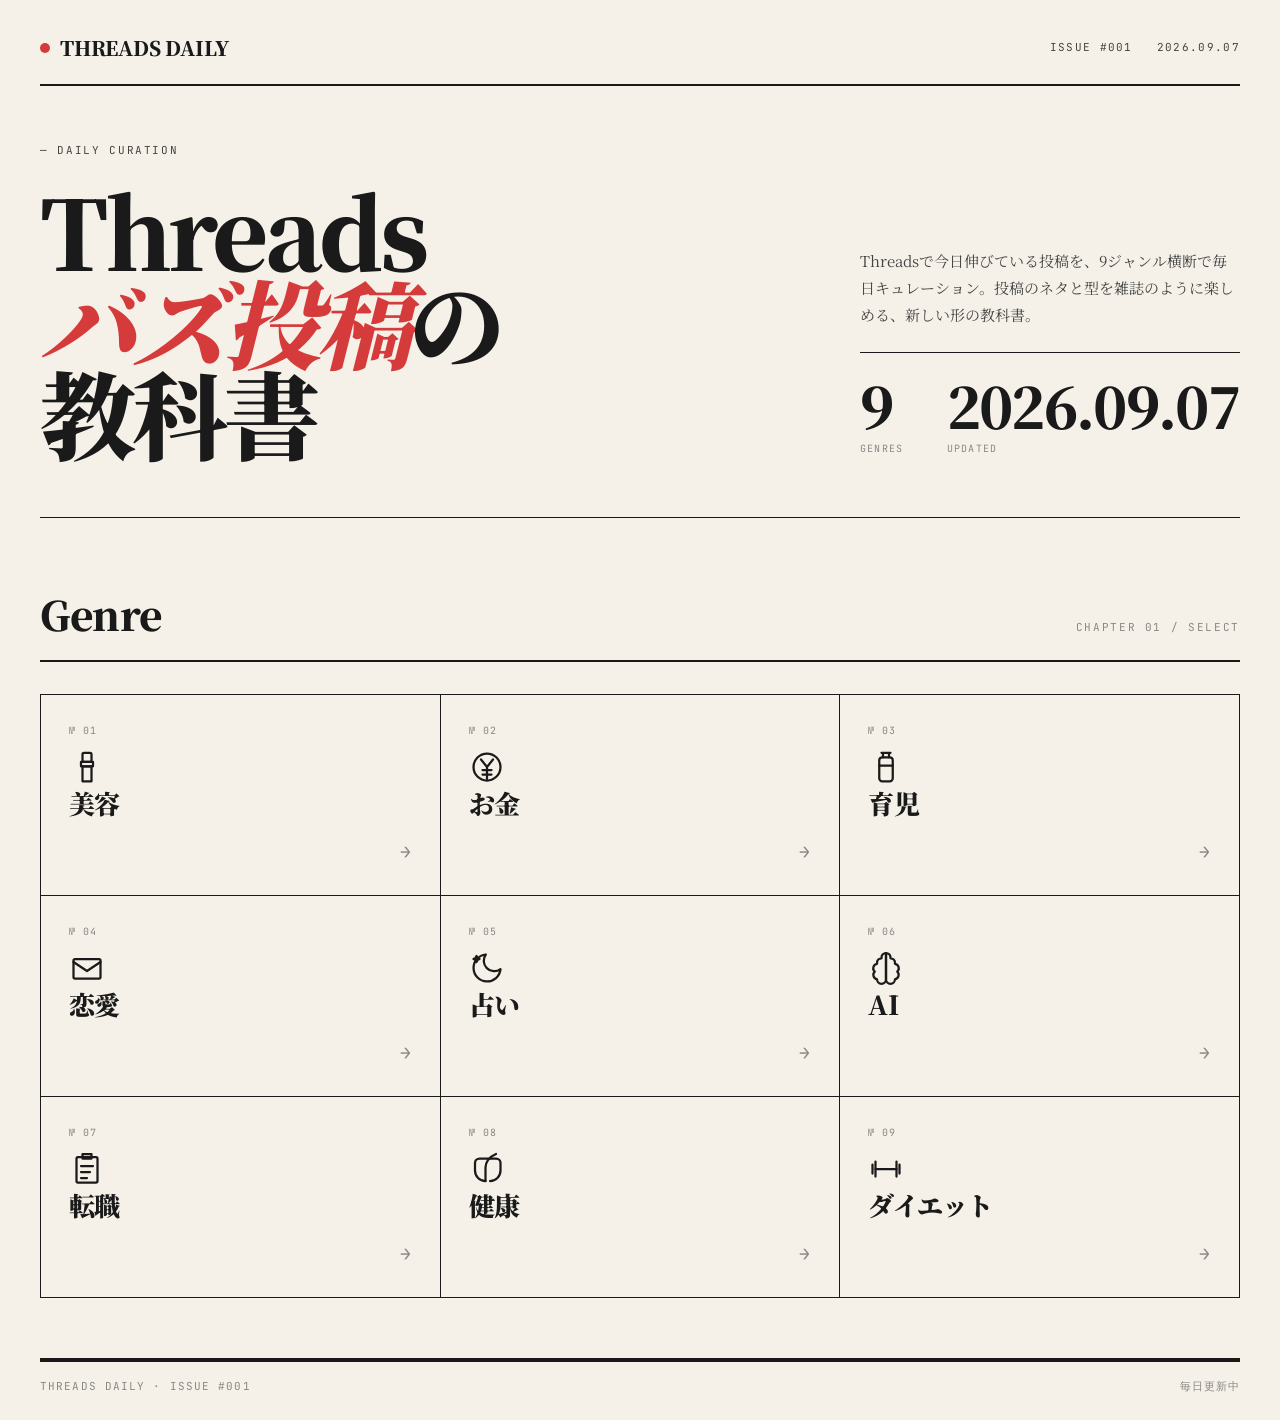
<file: site-b/index.html>
<!DOCTYPE html>
<html lang="ja">
<head>
<meta charset="UTF-8">
<meta name="viewport" content="width=device-width, initial-scale=1">
<title>Threadsバズ投稿の教科書</title>
<meta name="description" content="Threadsで伸びている投稿を毎日キュレーション">
<link rel="preconnect" href="https://fonts.googleapis.com">
<link rel="preconnect" href="https://fonts.gstatic.com" crossorigin>
<link href="https://fonts.googleapis.com/css2?family=Noto+Serif+JP:wght@400;700;900&family=Inter:wght@400;500;700;900&family=JetBrains+Mono:wght@400;500;700&display=swap" rel="stylesheet">
<link rel="stylesheet" href="style.css">
</head>
<body>

<div class="container">

  <!-- ナビゲーション -->
  <nav>
    <div class="logo" data-action="go-home">
      <span class="logo-dot"></span>
      <span>THREADS DAILY</span>
    </div>
    <div class="nav-meta">
      <span id="navIssue">Issue #001</span>
      <span id="navDate">2026.05.07</span>
    </div>
  </nav>

  <!-- ===== ビュー1：ホーム ===== -->
  <section class="view view-home active" data-view="home">
    <div class="hero">
      <div class="hero-left">
        <div class="issue-tag">— Daily Curation</div>
        <h1>Threads<br><em>バズ投稿</em>の<br>教科書</h1>
      </div>
      <div class="hero-right">
        <p>Threadsで今日伸びている投稿を、9ジャンル横断で毎日キュレーション。投稿のネタと型を雑誌のように楽しめる、新しい形の教科書。</p>
        <div class="hero-stats">
          <div>
            <div class="hs-num">9</div>
            <div class="hs-lab">Genres</div>
          </div>
          <div>
            <div class="hs-num" id="navDateLarge">—</div>
            <div class="hs-lab">Updated</div>
          </div>
        </div>
      </div>
    </div>

    <div class="section-head">
      <h2>Genre</h2>
      <span class="section-num">CHAPTER 01 / SELECT</span>
    </div>

    <div class="genre-grid" id="genreGrid">
      <!-- script.js が動的に挿入 -->
    </div>
  </section>

  <!-- ===== ビュー2：ジャンル詳細 ===== -->
  <section class="view view-genre-detail" data-view="genre-detail">
    <div class="detail-head">
      <button class="btn-back" data-action="go-home">← Back to Index</button>
      <div class="detail-meta">
        <div class="detail-num" id="genreDetailNum">CHAPTER 02</div>
        <h2 id="genreDetailTitle">ジャンル名</h2>
        <p id="genreDetailMeta"></p>
      </div>
    </div>

    <div class="post-list" id="postList">
      <!-- script.js が動的に挿入 -->
    </div>
  </section>

  <!-- ===== ビュー3：エラー ===== -->
  <section class="view view-error" data-view="error">
    <div class="error-panel">
      <div class="error-num">ERROR / 404</div>
      <h2>データを読み込めませんでした</h2>
      <p id="errorMessage"></p>
      <button class="btn-back" data-action="go-home">← Back to Index</button>
    </div>
  </section>

  <!-- フッター -->
  <footer>
    <div class="footer-line"></div>
    <div class="footer-content">
      <span>THREADS DAILY · Issue #001</span>
      <span>毎日更新中</span>
    </div>
  </footer>

  <!-- トースト通知 -->
  <div id="toast" class="toast"></div>

</div>

<script src="script.js"></script>
</body>
</html>
</file>
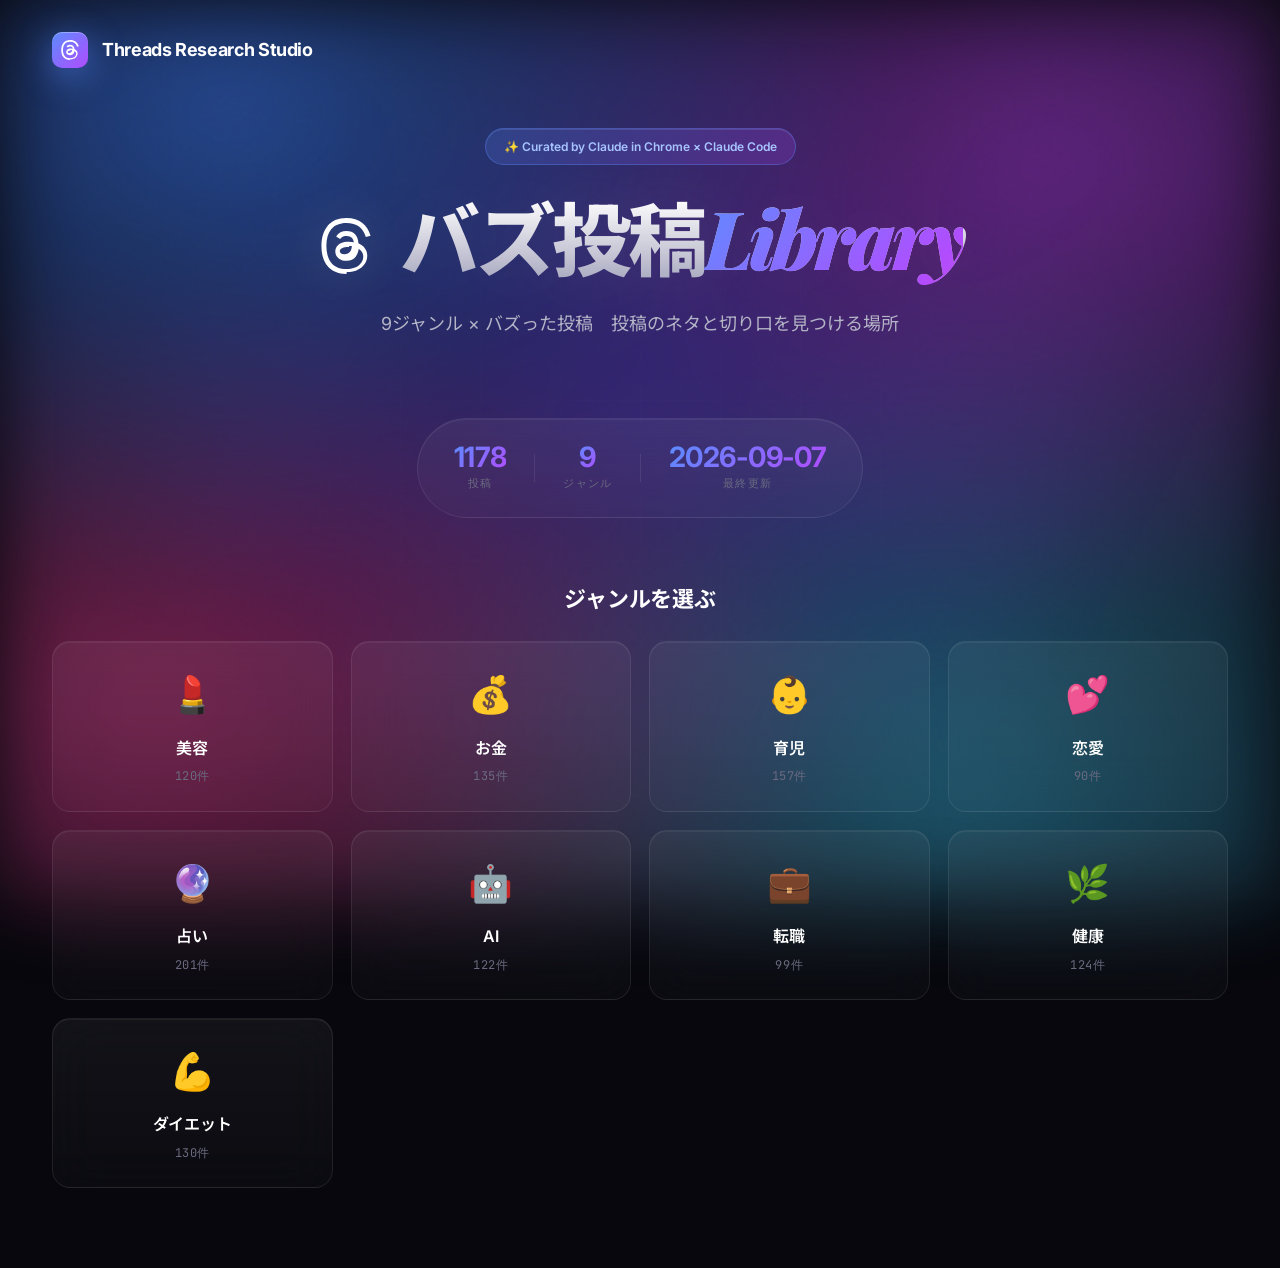
<file: site/index.html>
<!DOCTYPE html>
<html lang="ja">
<head>
<meta charset="UTF-8">
<meta name="viewport" content="width=device-width, initial-scale=1">
<title>Threads Research Studio</title>
<meta name="description" content="伸びてるThreads投稿のキュレーションサイト">
<link rel="preconnect" href="https://fonts.googleapis.com">
<link rel="preconnect" href="https://fonts.gstatic.com" crossorigin>
<link href="https://fonts.googleapis.com/css2?family=Inter:wght@400;500;600;700;800&family=Playfair+Display:ital,wght@0,700;0,900;1,700&family=JetBrains+Mono:wght@400;600&family=Noto+Sans+JP:wght@400;500;600;700;800&display=swap" rel="stylesheet">
<link rel="stylesheet" href="style.css">
</head>
<body>

<!-- 背景装飾 -->
<div class="mesh"></div>
<div class="grid-bg"></div>
<div class="grain"></div>

<div class="container">

  <!-- ナビゲーション -->
  <nav>
    <div class="logo" data-action="go-home">
      <div class="logo-mark">
        <svg viewBox="0 0 24 24" fill="currentColor" fill-rule="evenodd" aria-hidden="true">
          <path d="M12.186 24h-.007c-3.581-.024-6.334-1.205-8.184-3.509C2.35 18.44 1.5 15.586 1.472 12.01v-.017c.03-3.579.879-6.43 2.525-8.482C5.845 1.205 8.6.024 12.18 0h.014c2.746.02 5.043.725 6.826 2.098 1.677 1.29 2.858 3.13 3.509 5.467l-2.04.569c-1.104-3.96-3.898-5.984-8.304-6.015-2.91.022-5.11.936-6.54 2.717C4.307 6.504 3.616 8.914 3.589 12c.027 3.086.718 5.496 2.057 7.164 1.43 1.781 3.631 2.695 6.54 2.717 2.623-.02 4.358-.631 5.8-2.045 1.647-1.613 1.618-3.593 1.09-4.798-.31-.71-.873-1.3-1.634-1.75-.192 1.352-.622 2.446-1.284 3.272-.886 1.102-2.14 1.704-3.73 1.79-1.202.065-2.361-.218-3.259-.801-1.063-.689-1.685-1.74-1.752-2.964-.065-1.19.408-2.285 1.33-3.082.88-.76 2.119-1.207 3.583-1.291a13.853 13.853 0 0 1 3.02.142c-.126-.742-.375-1.332-.75-1.757-.513-.586-1.31-.883-2.367-.89h-.029c-.85 0-2.005.233-2.74 1.323l-1.692-1.143c.984-1.461 2.583-2.264 4.43-2.264h.04c3.085.018 4.923 1.912 5.107 5.225.105.044.21.09.31.138 1.405.66 2.434 1.66 2.978 2.892.757 1.715.827 4.512-1.45 6.78-1.738 1.733-3.85 2.49-6.84 2.51zm1.135-11.554c-.376 0-.741.012-1.094.03-1.789.1-2.926.916-2.873 1.78.058.871.93 1.323 2.213 1.234 1.18-.062 2.704-.508 2.961-3.473a10.0 10.0 0 0 0-1.207-.07z"/>
        </svg>
      </div>
      <span>Threads Research Studio</span>
    </div>
  </nav>

  <!-- ===== ビュー1：ホーム（ジャンル選択） ===== -->
  <section class="view view-home active" data-view="home">
    <div class="hero">
      <div class="eyebrow">✨ Curated by Claude in Chrome × Claude Code</div>
      <h1>
        <svg class="threads-icon-hero" viewBox="0 0 24 24" fill="currentColor" fill-rule="evenodd" aria-hidden="true">
          <path d="M12.186 24h-.007c-3.581-.024-6.334-1.205-8.184-3.509C2.35 18.44 1.5 15.586 1.472 12.01v-.017c.03-3.579.879-6.43 2.525-8.482C5.845 1.205 8.6.024 12.18 0h.014c2.746.02 5.043.725 6.826 2.098 1.677 1.29 2.858 3.13 3.509 5.467l-2.04.569c-1.104-3.96-3.898-5.984-8.304-6.015-2.91.022-5.11.936-6.54 2.717C4.307 6.504 3.616 8.914 3.589 12c.027 3.086.718 5.496 2.057 7.164 1.43 1.781 3.631 2.695 6.54 2.717 2.623-.02 4.358-.631 5.8-2.045 1.647-1.613 1.618-3.593 1.09-4.798-.31-.71-.873-1.3-1.634-1.75-.192 1.352-.622 2.446-1.284 3.272-.886 1.102-2.14 1.704-3.73 1.79-1.202.065-2.361-.218-3.259-.801-1.063-.689-1.685-1.74-1.752-2.964-.065-1.19.408-2.285 1.33-3.082.88-.76 2.119-1.207 3.583-1.291a13.853 13.853 0 0 1 3.02.142c-.126-.742-.375-1.332-.75-1.757-.513-.586-1.31-.883-2.367-.89h-.029c-.85 0-2.005.233-2.74 1.323l-1.692-1.143c.984-1.461 2.583-2.264 4.43-2.264h.04c3.085.018 4.923 1.912 5.107 5.225.105.044.21.09.31.138 1.405.66 2.434 1.66 2.978 2.892.757 1.715.827 4.512-1.45 6.78-1.738 1.733-3.85 2.49-6.84 2.51zm1.135-11.554c-.376 0-.741.012-1.094.03-1.789.1-2.926.916-2.873 1.78.058.871.93 1.323 2.213 1.234 1.18-.062 2.704-.508 2.961-3.473a10.0 10.0 0 0 0-1.207-.07z"/>
        </svg>
        バズ投稿<span class="accent">Library</span>
      </h1>
      <p>9ジャンル × バズった投稿　投稿のネタと切り口を見つける場所</p>
    </div>

    <!-- 統計 -->
    <div class="stats" id="stats">
      <div class="stat-item">
        <div class="stat-num" id="totalCount">0</div>
        <div class="stat-label">投稿</div>
      </div>
      <div class="stat-divider"></div>
      <div class="stat-item">
        <div class="stat-num" id="genreCount">0</div>
        <div class="stat-label">ジャンル</div>
      </div>
      <div class="stat-divider"></div>
      <div class="stat-item">
        <div class="stat-num" id="updatedAt">—</div>
        <div class="stat-label">最終更新</div>
      </div>
    </div>

    <!-- ジャンル選択 -->
    <h2 class="section-heading">ジャンルを選ぶ</h2>
    <div class="genre-grid" id="genreGrid">
      <!-- script.js が動的に挿入 -->
    </div>
  </section>

  <!-- ===== ビュー2：ジャンル詳細 ===== -->
  <section class="view view-genre-detail" data-view="genre-detail">
    <div class="view-head">
      <button class="btn-back" data-action="go-home">← 戻る</button>
      <div class="view-meta">
        <h2 id="genreDetailTitle">ジャンル名</h2>
        <p id="genreDetailMeta"></p>
      </div>
    </div>

    <div class="post-list" id="postList">
      <!-- script.js が動的に挿入 -->
    </div>
  </section>

  <!-- ===== ビュー3：エラー ===== -->
  <section class="view view-error" data-view="error">
    <div class="error-panel">
      <div class="error-icon">⚠️</div>
      <h2>エラーが発生しました</h2>
      <p id="errorMessage"></p>
      <div class="action-row">
        <button class="btn-secondary" data-action="go-home">ホームへ戻る</button>
      </div>
    </div>
  </section>

  <!-- トースト通知 -->
  <div id="toast" class="toast"></div>

</div>

<script src="script.js"></script>
</body>
</html>
</file>
<file: site-b/style.css>
/* ============================================
   Threadsバズ投稿の教科書 - Editorial Style
   ============================================ */

* { box-sizing: border-box; margin: 0; padding: 0; }

:root {
  --bg: #f5f1e8;
  --bg-2: #fff;
  --ink: #1a1a1a;
  --ink-2: #444;
  --ink-3: #888;
  --line: #1a1a1a;
  --accent: #d63b3b;
  --soft-line: #d4c8b8;
}

html, body { height: 100%; }

body {
  font-family: 'Noto Serif JP', 'Inter', serif;
  background: var(--bg);
  color: var(--ink);
  line-height: 1.6;
  -webkit-font-smoothing: antialiased;
}

.container {
  max-width: 1280px;
  margin: 0 auto;
  padding: 32px 40px 0;
  min-height: 100vh;
  display: flex;
  flex-direction: column;
}

/* ============================================
   ナビゲーション
   ============================================ */

nav {
  display: flex;
  justify-content: space-between;
  align-items: center;
  padding-bottom: 20px;
  border-bottom: 2px solid var(--ink);
  margin-bottom: 56px;
}

.logo {
  display: flex;
  align-items: center;
  gap: 10px;
  font-family: 'Noto Serif JP', serif;
  font-weight: 900;
  font-size: 20px;
  letter-spacing: -0.01em;
  cursor: pointer;
  user-select: none;
}

.logo-dot {
  display: inline-block;
  width: 10px;
  height: 10px;
  background: var(--accent);
  border-radius: 50%;
}

.nav-meta {
  display: flex;
  gap: 24px;
  font-family: 'JetBrains Mono', monospace;
  font-size: 11px;
  letter-spacing: 0.12em;
  color: var(--ink-2);
  text-transform: uppercase;
}

/* ============================================
   ビュー切り替え
   ============================================ */

.view {
  display: none;
  animation: fadeIn 0.4s ease;
}

.view.active {
  display: block;
}

@keyframes fadeIn {
  from { opacity: 0; transform: translateY(8px); }
  to { opacity: 1; transform: translateY(0); }
}

/* ============================================
   ヒーロー
   ============================================ */

.hero {
  display: grid;
  grid-template-columns: 1fr 380px;
  gap: 60px;
  margin-bottom: 64px;
  border-bottom: 1px solid var(--ink);
  padding-bottom: 60px;
}

.issue-tag {
  font-family: 'JetBrains Mono', monospace;
  font-size: 11px;
  letter-spacing: 0.15em;
  text-transform: uppercase;
  color: var(--ink-2);
  margin-bottom: 24px;
}

.hero h1 {
  font-family: 'Noto Serif JP', serif;
  font-size: 96px;
  font-weight: 900;
  line-height: 0.95;
  letter-spacing: -0.04em;
  color: var(--ink);
}

.hero h1 em {
  font-style: italic;
  color: var(--accent);
  font-weight: 900;
}

.hero-right {
  display: flex;
  flex-direction: column;
  justify-content: flex-end;
}

.hero-right p {
  font-size: 15px;
  line-height: 1.8;
  margin-bottom: 24px;
  color: var(--ink-2);
}

.hero-stats {
  border-top: 1px solid var(--ink);
  padding-top: 24px;
  display: grid;
  grid-template-columns: 1fr 1fr;
  gap: 20px;
}

.hs-num {
  font-family: 'Noto Serif JP', serif;
  font-size: 56px;
  font-weight: 900;
  line-height: 1;
  letter-spacing: -0.03em;
}

.hs-lab {
  font-family: 'JetBrains Mono', monospace;
  font-size: 10px;
  text-transform: uppercase;
  letter-spacing: 0.12em;
  color: var(--ink-3);
  margin-top: 8px;
}

/* ============================================
   セクション見出し
   ============================================ */

.section-head {
  display: flex;
  align-items: baseline;
  justify-content: space-between;
  border-bottom: 2px solid var(--ink);
  padding-bottom: 14px;
  margin-bottom: 32px;
}

.section-head h2 {
  font-family: 'Noto Serif JP', serif;
  font-size: 40px;
  font-weight: 900;
  letter-spacing: -0.02em;
}

.section-num {
  font-family: 'JetBrains Mono', monospace;
  font-size: 11px;
  letter-spacing: 0.15em;
  color: var(--ink-3);
  text-transform: uppercase;
}

/* ============================================
   ジャンルグリッド
   ============================================ */

.genre-grid {
  display: grid;
  grid-template-columns: repeat(3, 1fr);
  gap: 1px;
  background: var(--ink);
  border: 1px solid var(--ink);
}

.genre-card {
  background: var(--bg);
  padding: 28px;
  cursor: pointer;
  transition: all 0.2s;
  display: flex;
  flex-direction: column;
  justify-content: space-between;
  min-height: 200px;
  position: relative;
}

.genre-card:hover {
  background: var(--ink);
  color: var(--bg);
}

.genre-card.empty {
  opacity: 0.4;
  cursor: not-allowed;
}

.genre-card.empty:hover {
  background: var(--bg);
  color: var(--ink);
}

.genre-num {
  font-family: 'JetBrains Mono', monospace;
  font-size: 10px;
  letter-spacing: 0.1em;
  color: var(--ink-3);
  margin-bottom: 6px;
}

.genre-card:hover .genre-num {
  color: var(--ink-3);
}

.genre-icon {
  font-size: 36px;
  margin-bottom: auto;
  display: flex;
  align-items: center;
  height: 44px;
}

.genre-icon svg {
  width: 36px;
  height: 36px;
  color: var(--ink);
}

.genre-card:hover .genre-icon svg {
  color: var(--bg);
}

.genre-name {
  font-family: 'Noto Serif JP', serif;
  font-size: 26px;
  font-weight: 900;
  letter-spacing: -0.02em;
  line-height: 1.1;
  margin-bottom: 6px;
}

.genre-count {
  font-family: 'JetBrains Mono', monospace;
  font-size: 18px;
  color: var(--ink-3);
  letter-spacing: 0.05em;
  margin-top: auto;
  padding-top: 14px;
  text-align: right;
}

.genre-card:hover .genre-count {
  color: rgba(245, 241, 232, 0.6);
}

/* ============================================
   詳細ビュー
   ============================================ */

.detail-head {
  margin-bottom: 48px;
  padding-bottom: 28px;
  border-bottom: 2px solid var(--ink);
}

.btn-back {
  background: none;
  border: none;
  color: var(--ink);
  font-family: 'JetBrains Mono', monospace;
  font-size: 12px;
  letter-spacing: 0.08em;
  cursor: pointer;
  padding: 0;
  margin-bottom: 24px;
  text-transform: uppercase;
  border-bottom: 1px solid transparent;
  transition: border-color 0.2s;
}

.btn-back:hover {
  border-bottom-color: var(--ink);
}

.detail-num {
  font-family: 'JetBrains Mono', monospace;
  font-size: 11px;
  letter-spacing: 0.15em;
  color: var(--ink-3);
  text-transform: uppercase;
  margin-bottom: 14px;
}

.detail-meta h2 {
  font-family: 'Noto Serif JP', serif;
  font-size: 64px;
  font-weight: 900;
  letter-spacing: -0.03em;
  line-height: 1;
  margin-bottom: 8px;
}

.detail-meta p {
  font-family: 'JetBrains Mono', monospace;
  font-size: 12px;
  color: var(--ink-3);
  letter-spacing: 0.05em;
}

/* ============================================
   投稿リスト（記事風）
   ============================================ */

.post-list {
  display: flex;
  flex-direction: column;
}

.post-card {
  padding: 36px 0;
  border-bottom: 1px solid var(--soft-line);
  transition: opacity 0.2s;
}

.post-card:last-child {
  border-bottom: none;
}

.post-meta {
  display: flex;
  align-items: baseline;
  gap: 14px;
  margin-bottom: 16px;
  flex-wrap: wrap;
}

.post-num {
  font-family: 'JetBrains Mono', monospace;
  font-size: 11px;
  color: var(--ink-3);
  letter-spacing: 0.1em;
}

.post-author {
  font-family: 'Noto Serif JP', serif;
  font-weight: 700;
  font-size: 17px;
  color: var(--accent);
  text-decoration: none;
}

.post-author:hover {
  text-decoration: underline;
}

.post-tags {
  display: flex;
  gap: 12px;
  margin-left: auto;
  align-items: baseline;
}

.post-tag {
  font-family: 'JetBrains Mono', monospace;
  font-size: 11px;
  color: var(--ink-3);
  letter-spacing: 0.05em;
}

.post-tag.likes {
  color: var(--accent);
  font-weight: 700;
}

.post-text {
  font-size: 16px;
  line-height: 1.85;
  color: var(--ink);
  white-space: pre-wrap;
  margin-bottom: 20px;
  word-break: break-word;
  font-family: 'Noto Serif JP', serif;
}

.post-actions {
  display: flex;
  gap: 24px;
  font-family: 'JetBrains Mono', monospace;
  font-size: 11px;
  letter-spacing: 0.08em;
  text-transform: uppercase;
}

.post-actions a,
.post-actions button {
  background: none;
  border: none;
  color: var(--ink);
  cursor: pointer;
  text-decoration: none;
  padding: 0;
  font-family: inherit;
  font-size: inherit;
  letter-spacing: inherit;
  text-transform: inherit;
  border-bottom: 1px solid var(--ink);
  transition: color 0.2s, border-color 0.2s;
  display: inline-flex;
  align-items: center;
  gap: 6px;
}

.post-actions a:hover,
.post-actions button:hover {
  color: var(--accent);
  border-bottom-color: var(--accent);
}

.threads-icon-sm {
  width: 12px;
  height: 12px;
  vertical-align: middle;
}

/* ============================================
   エラー
   ============================================ */

.error-panel {
  text-align: center;
  padding: 80px 20px;
  border-top: 2px solid var(--ink);
  border-bottom: 2px solid var(--ink);
  margin: 40px 0;
}

.error-num {
  font-family: 'JetBrains Mono', monospace;
  font-size: 12px;
  letter-spacing: 0.15em;
  color: var(--accent);
  margin-bottom: 16px;
}

.error-panel h2 {
  font-family: 'Noto Serif JP', serif;
  font-size: 36px;
  font-weight: 900;
  margin-bottom: 16px;
}

.error-panel p {
  color: var(--ink-2);
  margin-bottom: 28px;
  font-family: 'JetBrains Mono', monospace;
  font-size: 12px;
}

/* ============================================
   フッター
   ============================================ */

footer {
  margin-top: auto;
  padding-top: 60px;
}

.footer-line {
  height: 4px;
  background: var(--ink);
  margin-bottom: 16px;
}

.footer-content {
  display: flex;
  justify-content: space-between;
  font-family: 'JetBrains Mono', monospace;
  font-size: 11px;
  letter-spacing: 0.1em;
  color: var(--ink-3);
  text-transform: uppercase;
  padding-bottom: 24px;
}

/* ============================================
   トースト
   ============================================ */

.toast {
  position: fixed;
  bottom: 30px;
  left: 50%;
  transform: translateX(-50%) translateY(100px);
  padding: 14px 28px;
  background: var(--ink);
  color: var(--bg);
  font-family: 'JetBrains Mono', monospace;
  font-size: 12px;
  letter-spacing: 0.05em;
  z-index: 1000;
  opacity: 0;
  transition: all 0.3s ease;
  pointer-events: none;
}

.toast.show {
  opacity: 1;
  transform: translateX(-50%) translateY(0);
}

/* ============================================
   レスポンシブ
   ============================================ */

@media (max-width: 880px) {
  .container { padding: 24px 20px 0; }
  .hero { grid-template-columns: 1fr; gap: 40px; }
  .hero h1 { font-size: 56px; }
  .genre-grid { grid-template-columns: repeat(2, 1fr); }
  .detail-meta h2 { font-size: 40px; }
  .post-text { font-size: 15px; }
  .nav-meta { font-size: 10px; gap: 14px; }
}
</file>
<file: site/style.css>
/* ============================================
   Threads Research Studio - スタイル
   C案ベース：ダーク × メッシュグラデ × Playfair Italic
   ============================================ */

* { box-sizing: border-box; margin: 0; padding: 0; }

:root {
  --bg: #07070d;
  --text: #fff;
  --text-2: #b4b4c7;
  --text-3: #6b6b80;
  --border: rgba(255, 255, 255, 0.08);
  --border-hover: rgba(255, 255, 255, 0.18);
  --blue: #5b8cff;
  --purple: #b14cff;
  --pink: #ff4c8d;
  --cyan: #4ccfff;
  --success: #4ade80;
  --warning: #ffb84c;
  --danger: #ff4c4c;
}

html, body { height: 100%; }

body {
  font-family: 'Inter', 'Noto Sans JP', -apple-system, sans-serif;
  background: var(--bg);
  color: var(--text);
  line-height: 1.6;
  -webkit-font-smoothing: antialiased;
  overflow-x: hidden;
}

/* ============================================
   背景装飾
   ============================================ */

.mesh {
  position: fixed;
  inset: 0;
  z-index: 0;
  pointer-events: none;
  background:
    radial-gradient(at 18% 12%, hsla(220, 90%, 60%, 0.55) 0px, transparent 45%),
    radial-gradient(at 82% 18%, hsla(280, 85%, 60%, 0.5) 0px, transparent 45%),
    radial-gradient(at 12% 78%, hsla(330, 90%, 60%, 0.45) 0px, transparent 45%),
    radial-gradient(at 75% 85%, hsla(195, 90%, 60%, 0.4) 0px, transparent 50%),
    radial-gradient(at 50% 50%, hsla(260, 80%, 50%, 0.3) 0px, transparent 60%);
  filter: blur(40px);
  animation: meshFlow 20s ease-in-out infinite alternate;
}

@keyframes meshFlow {
  0% { transform: scale(1) rotate(0deg); }
  100% { transform: scale(1.1) rotate(2deg); }
}

.grain {
  position: fixed;
  inset: 0;
  z-index: 1;
  pointer-events: none;
  opacity: 0.06;
  mix-blend-mode: overlay;
  background-image: url("data:image/svg+xml,%3Csvg viewBox='0 0 200 200' xmlns='http://www.w3.org/2000/svg'%3E%3Cfilter id='n'%3E%3CfeTurbulence type='fractalNoise' baseFrequency='0.9'/%3E%3C/filter%3E%3Crect width='100%25' height='100%25' filter='url(%23n)'/%3E%3C/svg%3E");
}

.grid-bg {
  position: fixed;
  inset: 0;
  z-index: 1;
  pointer-events: none;
  opacity: 0.025;
  background-image:
    linear-gradient(rgba(255, 255, 255, 0.5) 1px, transparent 1px),
    linear-gradient(90deg, rgba(255, 255, 255, 0.5) 1px, transparent 1px);
  background-size: 80px 80px;
  mask-image: radial-gradient(ellipse at center, #000 0%, transparent 75%);
}

.container {
  position: relative;
  z-index: 3;
  max-width: 1240px;
  margin: 0 auto;
  padding: 32px 32px 80px;
}

/* ============================================
   Threadsアイコン
   ============================================ */

.logo-mark svg {
  width: 20px;
  height: 20px;
  color: #fff;
}

.threads-icon-hero {
  width: 56px;
  height: 56px;
  vertical-align: middle;
  margin-right: 14px;
  margin-bottom: 8px;
  color: #fff;
  filter: drop-shadow(0 0 24px rgba(255, 255, 255, 0.2));
}

.threads-icon-sm {
  width: 14px;
  height: 14px;
  vertical-align: middle;
  margin-right: 4px;
  color: currentColor;
}

/* ============================================
   ナビゲーション
   ============================================ */

nav {
  display: flex;
  justify-content: space-between;
  align-items: center;
  margin-bottom: 60px;
}

.logo {
  display: flex;
  align-items: center;
  gap: 14px;
  font-weight: 700;
  font-size: 18px;
  letter-spacing: -0.02em;
  cursor: pointer;
  user-select: none;
}

.logo-mark {
  width: 36px;
  height: 36px;
  border-radius: 10px;
  background: linear-gradient(135deg, var(--blue), var(--purple));
  display: flex;
  align-items: center;
  justify-content: center;
  color: #fff;
  font-size: 18px;
  box-shadow: 0 8px 32px rgba(91, 140, 255, 0.5),
              inset 0 1px 0 rgba(255, 255, 255, 0.3);
}

.nav-right {
  display: flex;
  align-items: center;
  gap: 12px;
}

.status {
  display: flex;
  align-items: center;
  gap: 10px;
  padding: 10px 16px;
  background: rgba(255, 255, 255, 0.04);
  border: 1px solid var(--border);
  border-radius: 100px;
  font-size: 12px;
  color: var(--text-2);
  backdrop-filter: blur(20px);
  box-shadow: inset 0 1px 0 rgba(255, 255, 255, 0.05);
}

.pulse {
  width: 6px;
  height: 6px;
  background: var(--success);
  border-radius: 50%;
  box-shadow: 0 0 12px var(--success);
  animation: pulse 2s infinite;
}

@keyframes pulse {
  0%, 100% { opacity: 1; }
  50% { opacity: 0.4; }
}

.btn-shutdown {
  width: 38px;
  height: 38px;
  border-radius: 50%;
  background: rgba(255, 255, 255, 0.04);
  border: 1px solid var(--border);
  color: var(--text-2);
  font-size: 14px;
  cursor: pointer;
  transition: all 0.2s;
  display: flex;
  align-items: center;
  justify-content: center;
}

.btn-shutdown:hover {
  background: rgba(255, 76, 76, 0.15);
  border-color: var(--danger);
  color: var(--danger);
}

/* ============================================
   ビュー切り替え
   ============================================ */

.view {
  display: none;
  animation: fadeIn 0.4s ease;
}

.view.active {
  display: block;
}

@keyframes fadeIn {
  from { opacity: 0; transform: translateY(8px); }
  to { opacity: 1; transform: translateY(0); }
}

/* ============================================
   ヒーロー（ホーム画面）
   ============================================ */

.hero {
  margin-bottom: 80px;
  text-align: center;
}

.eyebrow {
  display: inline-flex;
  align-items: center;
  gap: 10px;
  padding: 8px 18px;
  background: linear-gradient(135deg, rgba(91, 140, 255, 0.2), rgba(177, 76, 255, 0.2));
  border: 1px solid rgba(91, 140, 255, 0.35);
  border-radius: 100px;
  font-size: 12px;
  font-weight: 600;
  color: #a8c5ff;
  margin-bottom: 32px;
  backdrop-filter: blur(20px);
  box-shadow: inset 0 1px 0 rgba(255, 255, 255, 0.1);
}

.hero h1 {
  font-family: 'Inter', 'Noto Sans JP', sans-serif;
  font-size: 80px;
  font-weight: 800;
  line-height: 1.0;
  letter-spacing: -0.05em;
  margin-bottom: 28px;
  background: linear-gradient(180deg, #fff 0%, #a8a8c0 100%);
  -webkit-background-clip: text;
  background-clip: text;
  -webkit-text-fill-color: transparent;
  text-shadow: 0 0 80px rgba(255, 255, 255, 0.1);
}

.hero h1 .accent {
  font-family: 'Playfair Display', serif;
  font-style: italic;
  font-weight: 900;
  background: linear-gradient(135deg, var(--blue) 0%, var(--purple) 50%, var(--pink) 100%);
  background-size: 200% auto;
  -webkit-background-clip: text;
  background-clip: text;
  -webkit-text-fill-color: transparent;
  animation: flow 6s ease-in-out infinite;
}

@keyframes flow {
  0%, 100% { background-position: 0% center; }
  50% { background-position: 100% center; }
}

.hero p {
  font-size: 18px;
  color: var(--text-2);
  max-width: 600px;
  margin: 0 auto;
}

/* ============================================
   統計バー（ホーム画面）
   ============================================ */

.stats {
  display: flex;
  align-items: center;
  justify-content: center;
  gap: 28px;
  margin: 0 auto 64px;
  padding: 24px 36px;
  background: linear-gradient(180deg, rgba(255, 255, 255, 0.05), rgba(255, 255, 255, 0.02));
  border: 1px solid var(--border);
  border-radius: 100px;
  backdrop-filter: blur(20px);
  width: fit-content;
  box-shadow: inset 0 1px 0 rgba(255, 255, 255, 0.06);
}

.stat-item {
  display: flex;
  flex-direction: column;
  align-items: center;
  gap: 4px;
}

.stat-num {
  font-family: 'Inter', monospace;
  font-size: 28px;
  font-weight: 700;
  letter-spacing: -0.02em;
  background: linear-gradient(135deg, var(--blue), var(--purple));
  -webkit-background-clip: text;
  background-clip: text;
  -webkit-text-fill-color: transparent;
  line-height: 1;
}

.stat-label {
  font-size: 11px;
  color: var(--text-3);
  text-transform: uppercase;
  letter-spacing: 0.1em;
  font-family: 'JetBrains Mono', monospace;
}

.stat-divider {
  width: 1px;
  height: 28px;
  background: var(--border);
}

.section-heading {
  font-size: 22px;
  font-weight: 700;
  margin-bottom: 24px;
  text-align: center;
  letter-spacing: -0.01em;
}

/* ============================================
   ジャンルカード追加スタイル
   ============================================ */

.genre-card .genre-count {
  font-size: 12px;
  color: var(--text-3);
  margin-top: 6px;
  font-family: 'JetBrains Mono', monospace;
  letter-spacing: 0.05em;
}

.genre-card.empty {
  opacity: 0.5;
}

.genre-card.empty:hover {
  transform: none;
  box-shadow: inset 0 1px 0 rgba(255, 255, 255, 0.06);
  border-color: var(--border);
  cursor: not-allowed;
}

/* ============================================
   ビュー詳細：メタ情報
   ============================================ */

.view-meta h2 {
  font-size: 28px;
  font-weight: 700;
  letter-spacing: -0.02em;
  margin-bottom: 4px;
}

.view-meta p {
  font-size: 13px;
  color: var(--text-3);
  font-family: 'JetBrains Mono', monospace;
}

/* ============================================
   モード選択カード（ホーム画面）
   ============================================ */

.mode-grid {
  display: grid;
  grid-template-columns: 1fr 1fr;
  gap: 20px;
  max-width: 920px;
  margin: 0 auto;
}

.mode-card {
  position: relative;
  background: linear-gradient(180deg, rgba(255, 255, 255, 0.05), rgba(255, 255, 255, 0.02));
  border: 1px solid var(--border);
  border-radius: 24px;
  padding: 40px;
  cursor: pointer;
  transition: all 0.3s cubic-bezier(0.4, 0, 0.2, 1);
  backdrop-filter: blur(24px);
  overflow: hidden;
  box-shadow: inset 0 1px 0 rgba(255, 255, 255, 0.08);
}

.mode-card:hover {
  transform: translateY(-4px);
  border-color: var(--border-hover);
  box-shadow: 0 24px 48px -16px rgba(91, 140, 255, 0.3),
              inset 0 1px 0 rgba(255, 255, 255, 0.12);
}

.mode-icon {
  font-size: 48px;
  margin-bottom: 20px;
}

.mode-card h2 {
  font-size: 24px;
  font-weight: 700;
  letter-spacing: -0.02em;
  margin-bottom: 10px;
}

.mode-card p {
  font-size: 14px;
  color: var(--text-2);
  margin-bottom: 24px;
}

.mode-arrow {
  display: inline-flex;
  align-items: center;
  justify-content: center;
  width: 36px;
  height: 36px;
  border-radius: 50%;
  background: rgba(255, 255, 255, 0.06);
  font-size: 16px;
  color: var(--text-2);
  transition: all 0.3s;
}

.mode-card:hover .mode-arrow {
  background: linear-gradient(135deg, var(--blue), var(--purple));
  color: #fff;
  transform: translateX(4px);
}

/* ============================================
   ビューヘッダー（戻るボタン付き）
   ============================================ */

.view-head {
  display: flex;
  align-items: center;
  gap: 20px;
  margin-bottom: 40px;
}

.btn-back {
  background: rgba(255, 255, 255, 0.04);
  border: 1px solid var(--border);
  color: var(--text-2);
  padding: 8px 16px;
  border-radius: 8px;
  font-size: 13px;
  cursor: pointer;
  font-family: inherit;
  transition: all 0.2s;
}

.btn-back:hover {
  background: rgba(255, 255, 255, 0.08);
  border-color: var(--border-hover);
  color: var(--text);
}

.view-head h2 {
  font-size: 28px;
  font-weight: 700;
  letter-spacing: -0.02em;
}

/* ============================================
   ジャンルグリッド
   ============================================ */

.genre-grid {
  display: grid;
  grid-template-columns: repeat(4, 1fr);
  gap: 18px;
}

.genre-card {
  position: relative;
  background: linear-gradient(180deg, rgba(255, 255, 255, 0.05), rgba(255, 255, 255, 0.02));
  border: 1px solid var(--border);
  border-radius: 18px;
  padding: 24px;
  cursor: pointer;
  transition: all 0.3s cubic-bezier(0.4, 0, 0.2, 1);
  backdrop-filter: blur(24px);
  text-align: center;
  box-shadow: inset 0 1px 0 rgba(255, 255, 255, 0.06);
}

.genre-card:hover {
  transform: translateY(-3px);
  border-color: rgba(91, 140, 255, 0.4);
  box-shadow: 0 20px 40px -12px rgba(91, 140, 255, 0.3);
}

.genre-card .genre-icon {
  font-size: 36px;
  margin-bottom: 12px;
}

.genre-card .genre-name {
  font-size: 16px;
  font-weight: 600;
  letter-spacing: -0.01em;
}

/* ============================================
   パネル（キーワード入力・URL入力）
   ============================================ */

.panel {
  background: linear-gradient(180deg, rgba(255, 255, 255, 0.05), rgba(255, 255, 255, 0.02));
  border: 1px solid var(--border);
  border-radius: 24px;
  padding: 40px;
  backdrop-filter: blur(24px);
  box-shadow: inset 0 1px 0 rgba(255, 255, 255, 0.08);
}

.panel-desc {
  font-size: 14px;
  color: var(--text-2);
  margin-bottom: 24px;
}

.chip-group {
  display: flex;
  flex-wrap: wrap;
  gap: 10px;
  margin-bottom: 28px;
}

.chip {
  padding: 10px 18px;
  background: rgba(255, 255, 255, 0.04);
  border: 1px solid var(--border);
  border-radius: 100px;
  color: var(--text-2);
  font-size: 14px;
  font-weight: 500;
  cursor: pointer;
  transition: all 0.2s;
  font-family: inherit;
}

.chip:hover {
  background: rgba(255, 255, 255, 0.08);
  color: var(--text);
}

.chip.active {
  background: linear-gradient(135deg, var(--blue), var(--purple));
  border-color: transparent;
  color: #fff;
  box-shadow: 0 4px 16px rgba(91, 140, 255, 0.4);
}

.input-block {
  margin-bottom: 28px;
}

.input-block label {
  display: block;
  font-size: 13px;
  font-weight: 600;
  color: var(--text-2);
  margin-bottom: 10px;
}

.input-block input {
  width: 100%;
  padding: 16px 20px;
  background: rgba(0, 0, 0, 0.4);
  border: 1px solid var(--border);
  border-radius: 12px;
  color: #fff;
  font-size: 15px;
  font-family: inherit;
  transition: all 0.2s;
}

.input-block input:focus {
  outline: none;
  border-color: var(--blue);
  background: rgba(0, 0, 0, 0.5);
  box-shadow: 0 0 0 3px rgba(91, 140, 255, 0.15);
}

.action-row {
  display: flex;
  justify-content: flex-end;
  gap: 12px;
}

/* ============================================
   ボタン
   ============================================ */

.btn-primary {
  padding: 18px 32px;
  background: linear-gradient(135deg, var(--pink), var(--purple));
  color: #fff;
  border: none;
  border-radius: 12px;
  font-size: 15px;
  font-weight: 600;
  font-family: inherit;
  cursor: pointer;
  display: flex;
  align-items: center;
  gap: 10px;
  box-shadow: 0 12px 32px rgba(255, 76, 141, 0.3),
              inset 0 1px 0 rgba(255, 255, 255, 0.25);
  transition: all 0.2s;
}

.btn-primary:hover {
  transform: translateY(-2px);
  box-shadow: 0 16px 40px rgba(255, 76, 141, 0.45),
              inset 0 1px 0 rgba(255, 255, 255, 0.3);
}

.btn-primary:disabled {
  opacity: 0.5;
  cursor: not-allowed;
  transform: none;
}

.btn-secondary {
  padding: 12px 22px;
  background: rgba(255, 255, 255, 0.06);
  color: var(--text);
  border: 1px solid var(--border);
  border-radius: 10px;
  font-size: 13px;
  font-weight: 500;
  font-family: inherit;
  cursor: pointer;
  transition: all 0.2s;
}

.btn-secondary:hover {
  background: rgba(255, 255, 255, 0.1);
  border-color: var(--border-hover);
}

/* ============================================
   リサーチ中ビュー
   ============================================ */

.researching-panel {
  background: linear-gradient(180deg, rgba(255, 255, 255, 0.05), rgba(255, 255, 255, 0.02));
  border: 1px solid var(--border);
  border-radius: 24px;
  padding: 48px;
  backdrop-filter: blur(24px);
  box-shadow: inset 0 1px 0 rgba(255, 255, 255, 0.08);
  max-width: 720px;
  margin: 60px auto;
}

.researching-head {
  display: flex;
  justify-content: space-between;
  align-items: center;
  margin-bottom: 36px;
  padding-bottom: 24px;
  border-bottom: 1px solid var(--border);
}

.researching-head h2 {
  font-size: 24px;
  font-weight: 700;
  letter-spacing: -0.02em;
}

.elapsed {
  font-family: 'JetBrains Mono', monospace;
  font-size: 14px;
  color: var(--text-3);
  letter-spacing: 0.05em;
}

.step-list {
  list-style: none;
  margin-bottom: 32px;
}

.step-list li {
  display: flex;
  align-items: center;
  gap: 14px;
  padding: 14px 0;
  font-size: 15px;
  color: var(--text-3);
  transition: color 0.3s;
}

.step-list li.active {
  color: var(--text);
}

.step-list li.done {
  color: var(--success);
}

.step-icon {
  font-size: 18px;
  width: 24px;
  text-align: center;
}

.step-list li.active .step-icon {
  animation: spin 1.5s linear infinite;
}

@keyframes spin {
  to { transform: rotate(360deg); }
}

.researching-status {
  text-align: center;
  font-size: 13px;
  color: var(--text-3);
  font-family: 'JetBrains Mono', monospace;
  padding: 16px;
  background: rgba(0, 0, 0, 0.3);
  border-radius: 8px;
}

/* ============================================
   結果ビュー
   ============================================ */

.result-head {
  display: flex;
  justify-content: space-between;
  align-items: center;
  gap: 20px;
  margin-bottom: 36px;
  flex-wrap: wrap;
}

.result-meta h2 {
  font-size: 26px;
  font-weight: 700;
  letter-spacing: -0.02em;
  margin-bottom: 4px;
}

.result-meta p {
  font-size: 13px;
  color: var(--text-3);
  font-family: 'JetBrains Mono', monospace;
}

.result-actions {
  display: flex;
  gap: 10px;
}

.post-list {
  display: flex;
  flex-direction: column;
  gap: 16px;
}

.post-card {
  background: linear-gradient(180deg, rgba(255, 255, 255, 0.04), rgba(255, 255, 255, 0.02));
  border: 1px solid var(--border);
  border-radius: 18px;
  padding: 28px;
  backdrop-filter: blur(20px);
  box-shadow: inset 0 1px 0 rgba(255, 255, 255, 0.06);
  transition: all 0.2s;
}

.post-card:hover {
  border-color: var(--border-hover);
}

.post-meta {
  display: flex;
  align-items: center;
  gap: 14px;
  margin-bottom: 16px;
  flex-wrap: wrap;
}

.post-author {
  font-weight: 600;
  font-size: 15px;
  color: var(--blue);
}

.post-tags {
  display: flex;
  gap: 6px;
  flex-wrap: wrap;
}

.post-tag {
  display: inline-block;
  padding: 3px 10px;
  background: rgba(255, 255, 255, 0.06);
  border-radius: 100px;
  font-size: 11px;
  color: var(--text-3);
  font-family: 'JetBrains Mono', monospace;
}

.post-tag.likes {
  background: rgba(255, 76, 141, 0.15);
  color: var(--pink);
}

.post-text {
  font-size: 15px;
  line-height: 1.7;
  color: var(--text);
  white-space: pre-wrap;
  margin-bottom: 18px;
  word-break: break-word;
}

.post-actions {
  display: flex;
  gap: 8px;
  padding-top: 16px;
  border-top: 1px solid var(--border);
}

.post-actions button,
.post-actions a {
  padding: 8px 14px;
  background: rgba(255, 255, 255, 0.04);
  border: 1px solid var(--border);
  border-radius: 8px;
  color: var(--text-2);
  font-size: 12px;
  font-family: inherit;
  cursor: pointer;
  text-decoration: none;
  transition: all 0.2s;
  display: inline-flex;
  align-items: center;
  gap: 6px;
}

.post-actions button:hover,
.post-actions a:hover {
  background: rgba(255, 255, 255, 0.08);
  color: var(--text);
}

/* ============================================
   エラービュー
   ============================================ */

.error-panel {
  background: linear-gradient(180deg, rgba(255, 76, 76, 0.08), rgba(255, 76, 76, 0.03));
  border: 1px solid rgba(255, 76, 76, 0.2);
  border-radius: 24px;
  padding: 48px;
  text-align: center;
  max-width: 600px;
  margin: 80px auto;
}

.error-icon {
  font-size: 48px;
  margin-bottom: 20px;
}

.error-panel h2 {
  font-size: 24px;
  margin-bottom: 12px;
}

.error-panel p {
  color: var(--text-2);
  margin-bottom: 28px;
  font-family: 'JetBrains Mono', monospace;
  font-size: 13px;
  background: rgba(0, 0, 0, 0.3);
  padding: 16px;
  border-radius: 8px;
  text-align: left;
  white-space: pre-wrap;
}

.error-panel .action-row {
  justify-content: center;
}

/* ============================================
   トースト通知
   ============================================ */

.toast {
  position: fixed;
  bottom: 30px;
  left: 50%;
  transform: translateX(-50%) translateY(100px);
  padding: 14px 24px;
  background: rgba(0, 0, 0, 0.9);
  border: 1px solid var(--border);
  border-radius: 100px;
  color: var(--text);
  font-size: 14px;
  z-index: 1000;
  backdrop-filter: blur(20px);
  opacity: 0;
  transition: all 0.3s ease;
  pointer-events: none;
}

.toast.show {
  opacity: 1;
  transform: translateX(-50%) translateY(0);
}

/* ============================================
   レスポンシブ
   ============================================ */

@media (max-width: 880px) {
  .container { padding: 24px 20px 60px; }
  .hero h1 { font-size: 48px; }
  .mode-grid { grid-template-columns: 1fr; }
  .genre-grid { grid-template-columns: repeat(2, 1fr); }
  .result-head { flex-direction: column; align-items: flex-start; }
}
</file>
